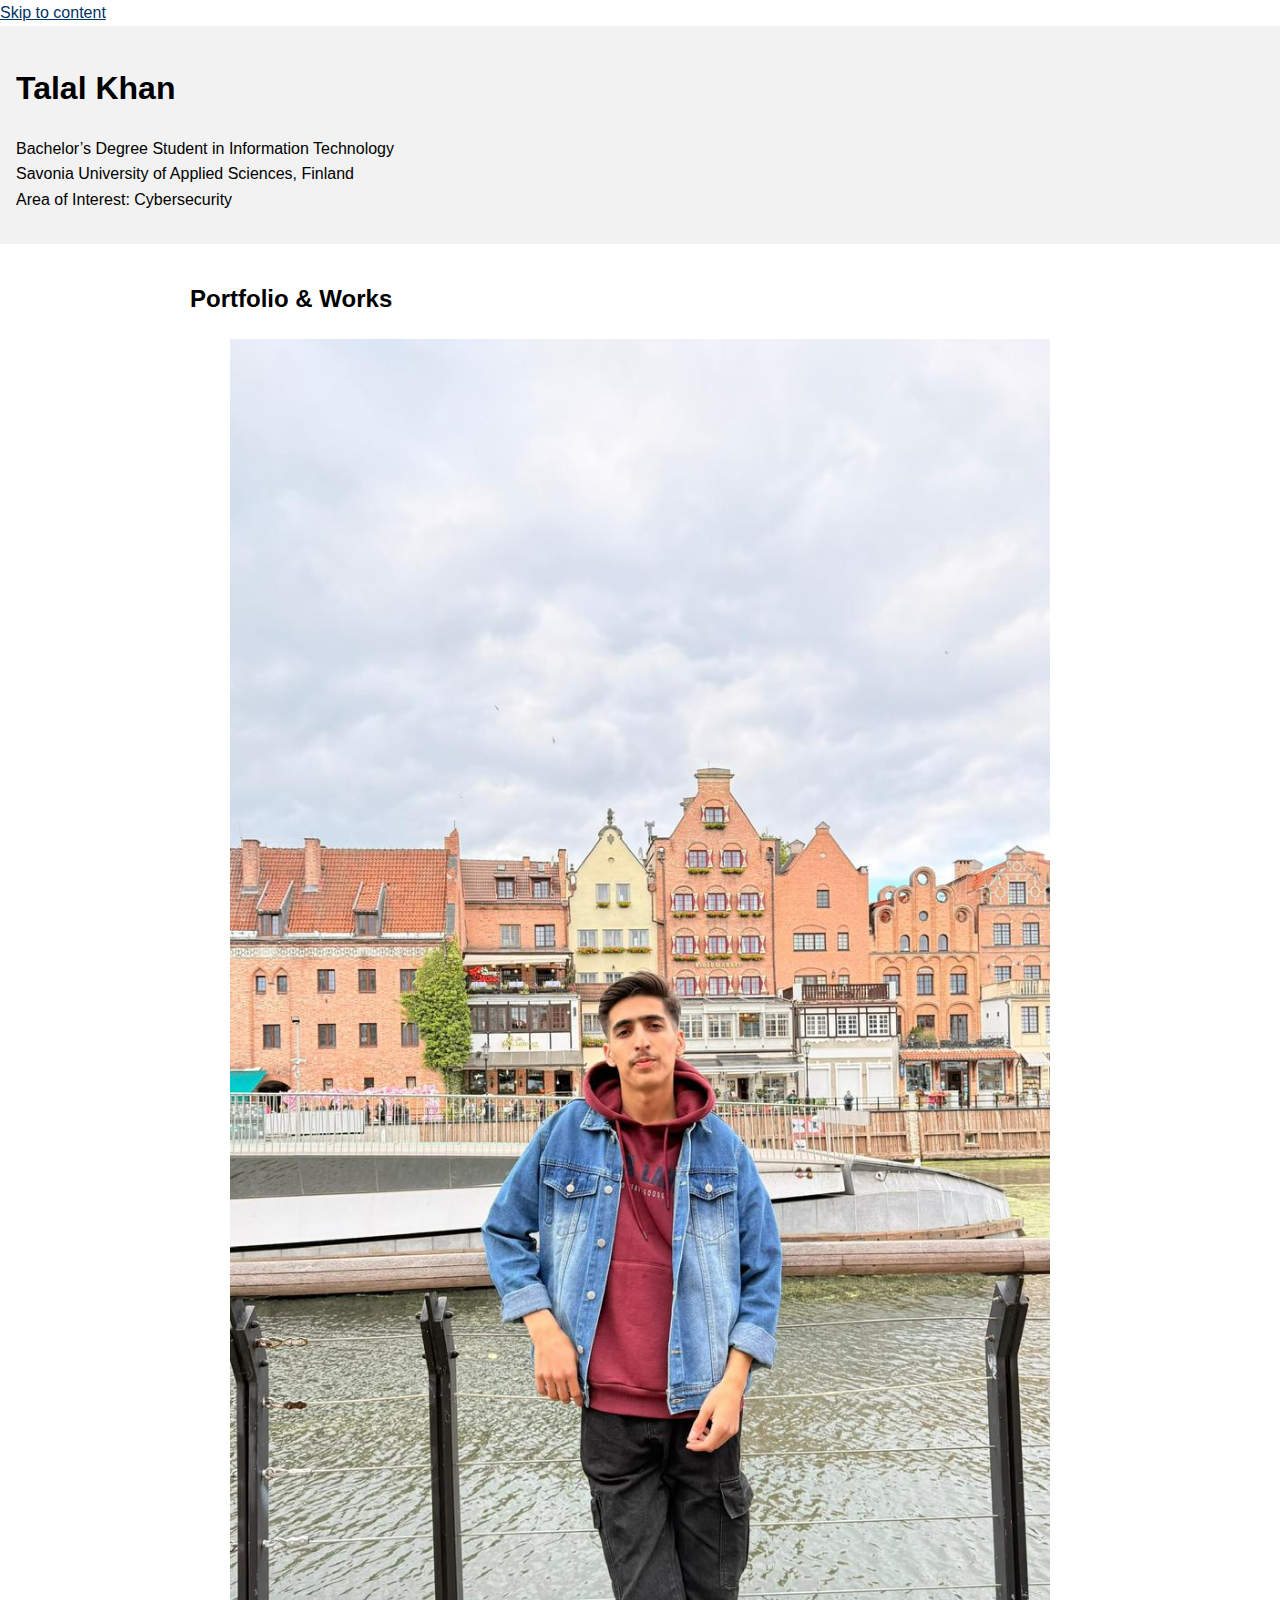
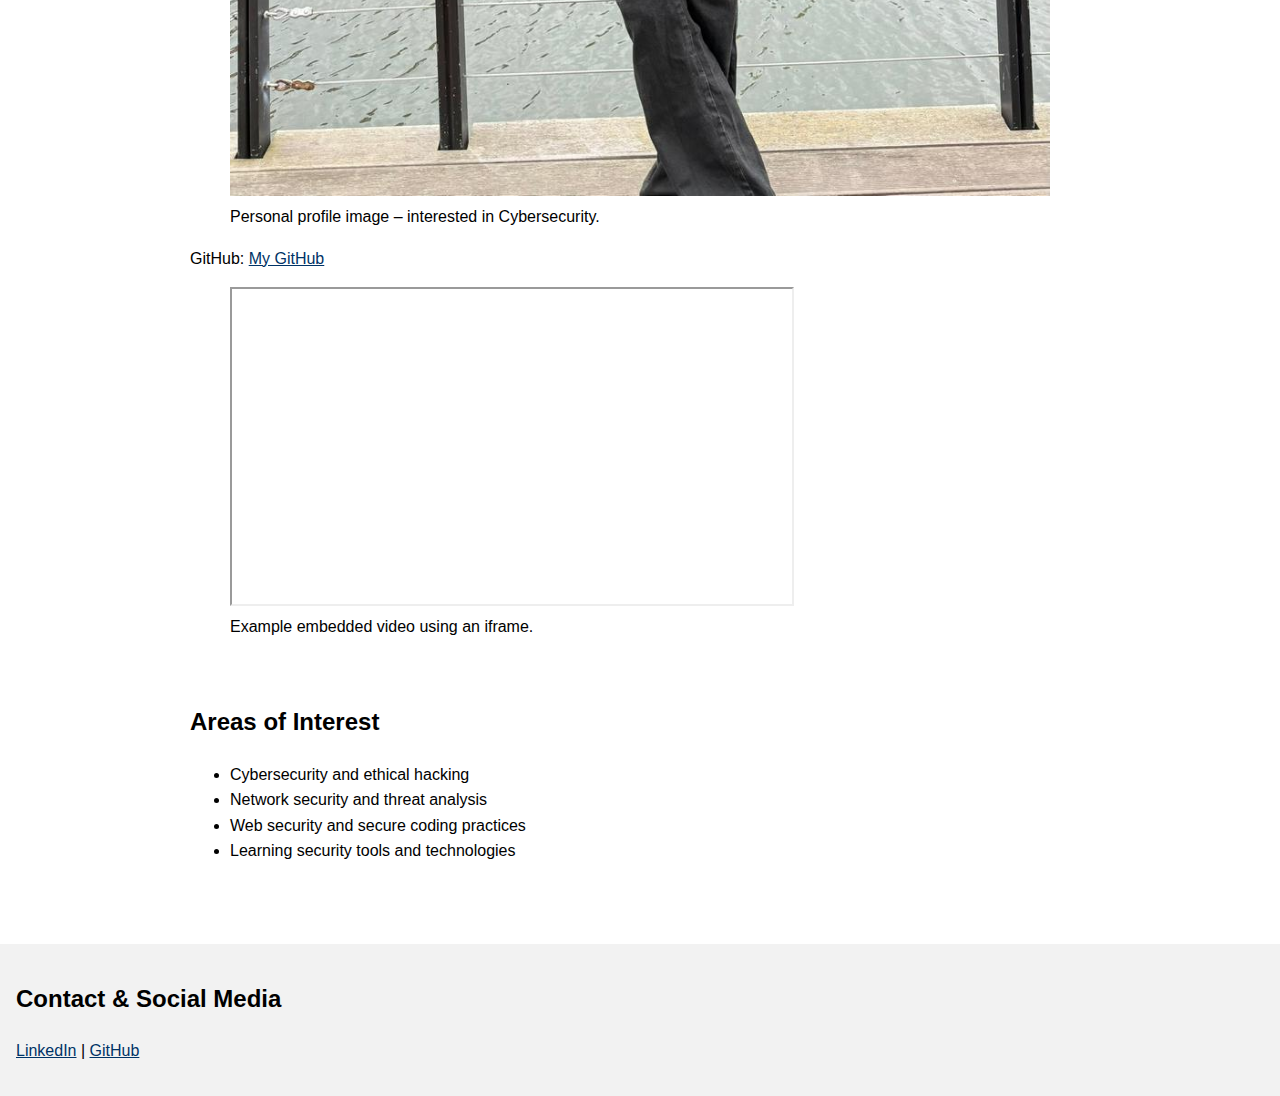
<file: L03-css-basics/index.html>
<!DOCTYPE html>
<html lang="en">
<head>
    <meta charset="UTF-8">
    <title>Talal Khan – Portfolio</title>
    <link rel="stylesheet" href="css/style.css">
</head>
<body>

    <a href="#main">Skip to content</a>

    <header>
        <h1>Talal Khan</h1>
        <p>
            Bachelor’s Degree Student in Information Technology<br>
            Savonia University of Applied Sciences, Finland<br>
            Area of Interest: Cybersecurity
        </p>
    </header>

    <main id="main">

        <section>
            <h2>Portfolio & Works</h2>

            <figure>
                <img src="project1.jpeg"
                     alt="Talal Khan standing outdoors near a river with historic buildings in the background">

                <figcaption>
                    Personal profile image – interested in Cybersecurity.
                </figcaption>
            </figure>

            <p>
                GitHub:
                <a href="https://github.com/talalkhanlive-cmd">My GitHub</a>
            </p>

            <figure>
                <iframe
                    width="560"
                    height="315"
                    src="https://www.youtube.com/embed/dQw4w9WgXcQ"
                    title="Embedded video example"
                    allowfullscreen>
                </iframe>
                <figcaption>
                    Example embedded video using an iframe.
                </figcaption>
            </figure>
        </section>

        <section>
            <h2>Areas of Interest</h2>
            <ul>
                <li>Cybersecurity and ethical hacking</li>
                <li>Network security and threat analysis</li>
                <li>Web security and secure coding practices</li>
                <li>Learning security tools and technologies</li>
            </ul>
        </section>

    </main>

    <footer>
        <h2>Contact & Social Media</h2>
        <p>
            <a href="https://www.linkedin.com/">LinkedIn</a> |
            <a href="https://github.com/talalkhanlive-cmd">GitHub</a>
        </p>
    </footer>

</body>
</html>
</file>
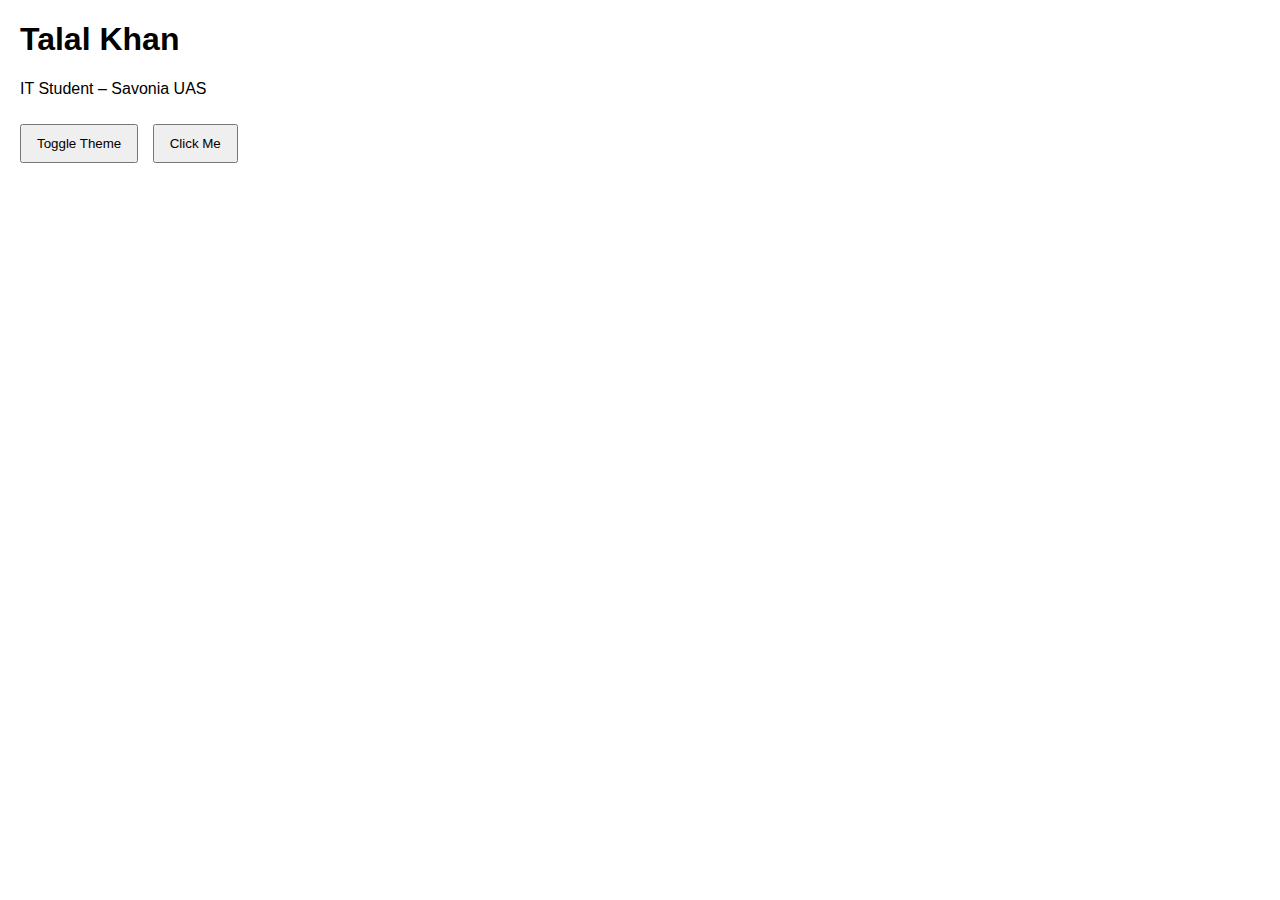
<file: Lecture-04-responsive/index.html>
<!DOCTYPE html>
<html lang="en">
<head>
    <meta charset="UTF-8">
    <title>Talal Khan – Portfolio</title>
    <link rel="stylesheet" href="style.css">
</head>
<body>

<header>
    <h1>Talal Khan</h1>
    <p>IT Student – Savonia UAS</p>
</header>

<main>
    <button id="themeBtn">Toggle Theme</button>
    <button id="clickBtn">Click Me</button>
</main>

<script src="script.js"></script>
</body>
</html>
</file>
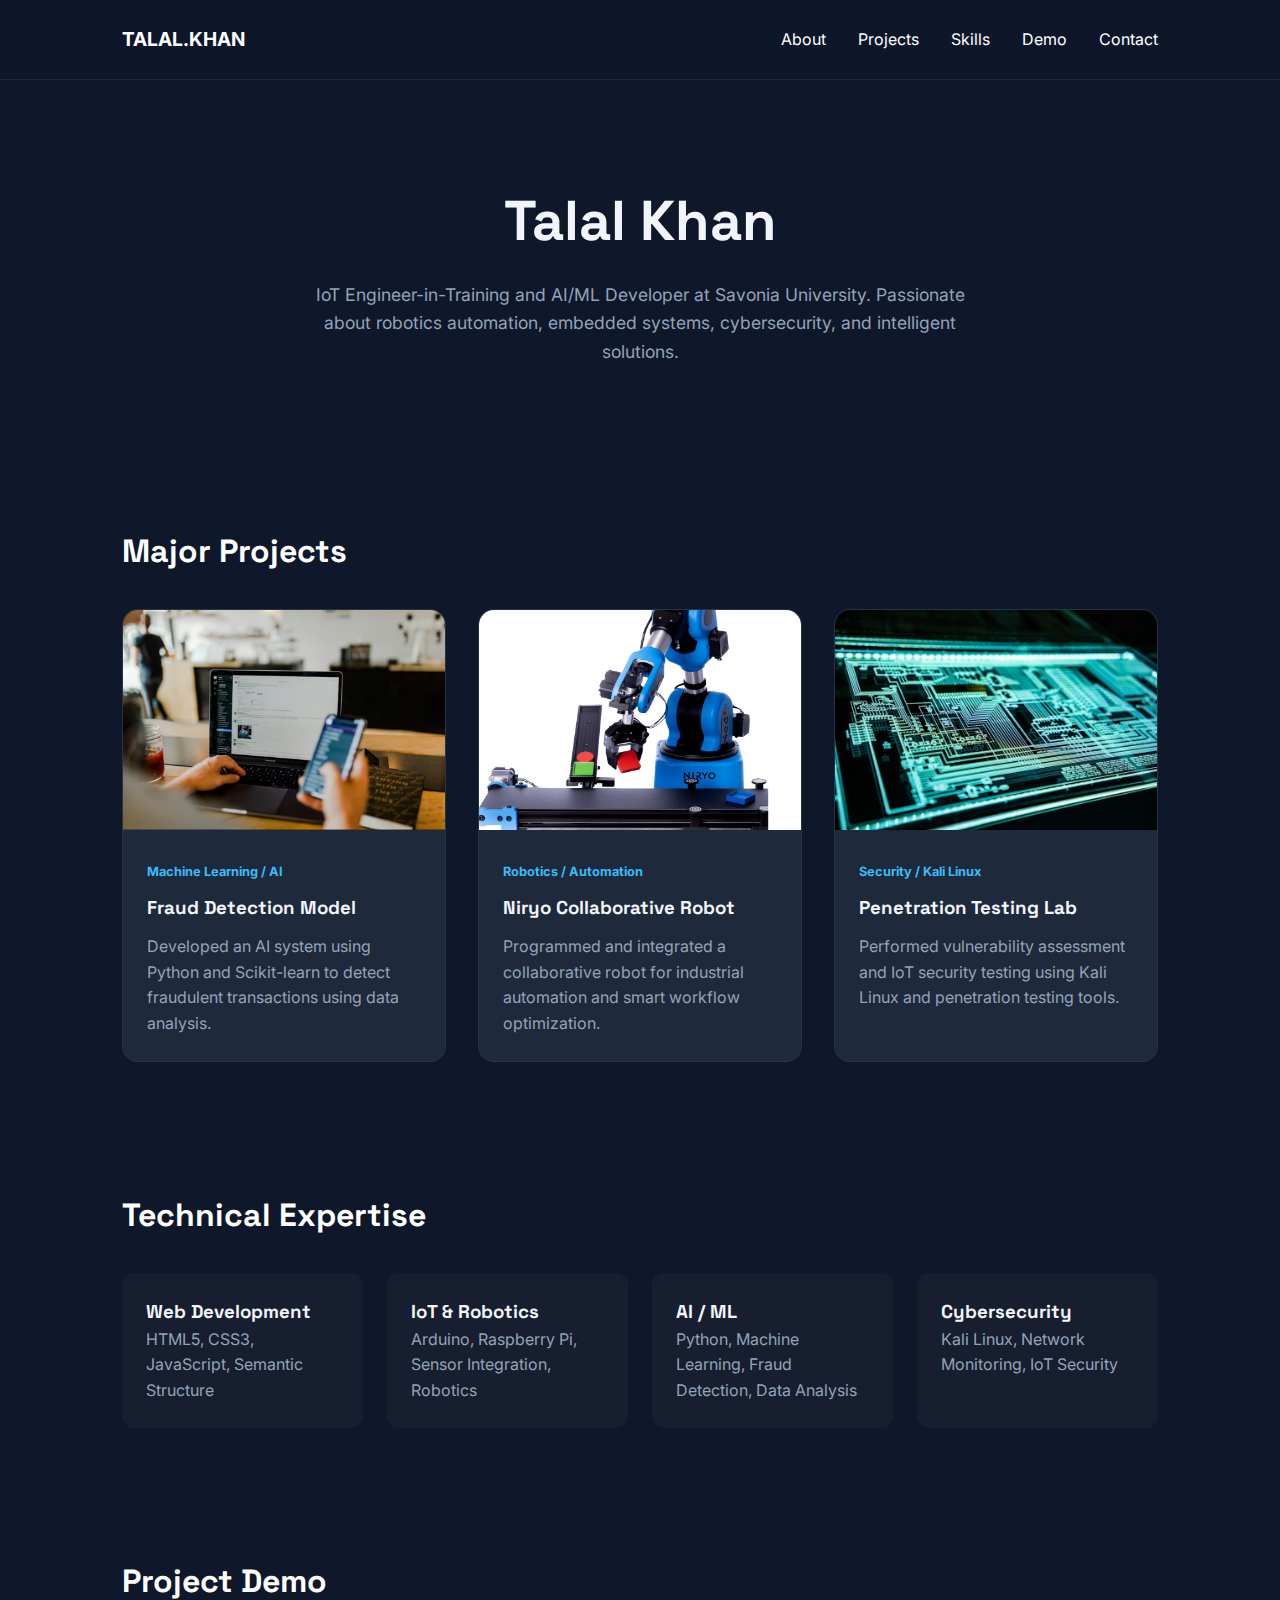
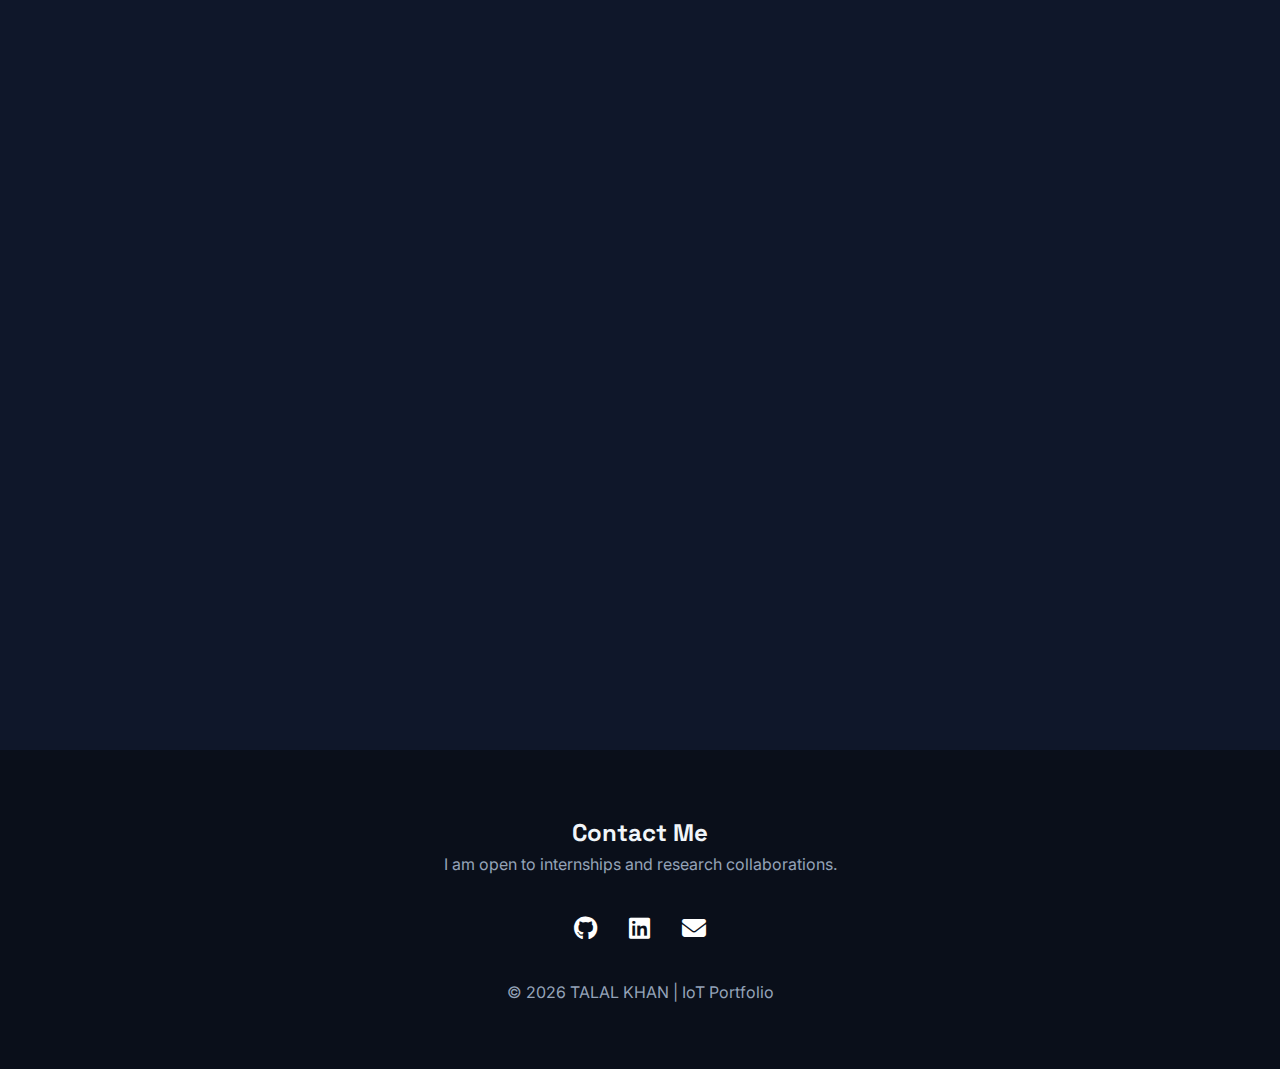
<file: profilo/index.html>
<!doctype html>
<html lang="en">
<head>
  <meta charset="utf-8">
  <meta name="viewport" content="width=device-width, initial-scale=1">
  <title>TALAL KHAN | IoT & AI Developer</title>

  <link href="https://fonts.googleapis.com/css2?family=Space+Grotesk:wght@300;500;700&family=Inter:wght@400;600&display=swap" rel="stylesheet">
  <link rel="stylesheet" href="https://cdnjs.cloudflare.com/ajax/libs/font-awesome/6.4.0/css/all.min.css">

  <style>
    :root {
      --bg-dark: #0f172a;
      --bg-card: #1e293b;
      --accent: #38bdf8;
      --accent-2: #818cf8;
      --text-bright: #f1f5f9;
      --text-dim: #94a3b8;
      --finnish-blue: #003580;
    }

    * {
      box-sizing: border-box;
      margin: 0;
      padding: 0;
    }

    body {
      font-family: 'Inter', sans-serif;
      background-color: var(--bg-dark);
      color: var(--text-dim);
      line-height: 1.6;
    }

    h1, h2, h3 {
      color: var(--text-bright);
      font-family: 'Space Grotesk', sans-serif;
    }

    .container {
      max-width: 1100px;
      margin: auto;
      padding: 0 2rem;
    }

    nav {
      padding: 1.5rem 0;
      background: rgba(15, 23, 42, 0.95);
      border-bottom: 1px solid rgba(255,255,255,0.08);
    }

    .nav-content {
      display: flex;
      justify-content: space-between;
      align-items: center;
    }

    .nav-logo {
      color: white;
      font-weight: bold;
      font-size: 1.2rem;
    }

    .nav-links {
      display: flex;
      list-style: none;
      gap: 2rem;
    }

    .nav-links a {
      color: white;
      text-decoration: none;
    }

    .hero {
      text-align: center;
      padding: 6rem 0;
    }

    .hero h1 {
      font-size: 3.5rem;
      margin-bottom: 1rem;
    }

    .hero p {
      max-width: 700px;
      margin: auto;
      font-size: 1.1rem;
    }

    section {
      padding: 4rem 0;
    }

    .section-title {
      font-size: 2rem;
      margin-bottom: 2rem;
      color: white;
    }

    .grid {
      display: grid;
      grid-template-columns: repeat(auto-fit, minmax(320px, 1fr));
      gap: 2rem;
    }

    .card {
      background: var(--bg-card);
      border-radius: 16px;
      overflow: hidden;
      border: 1px solid rgba(255,255,255,0.05);
    }

    .card-img {
      width: 100%;
      height: 220px;
      object-fit: cover;
    }

    .card-body {
      padding: 1.5rem;
    }

    .tag {
      color: var(--accent);
      font-size: 0.8rem;
      font-weight: bold;
    }

    .card-body h3 {
      margin: 0.7rem 0;
    }

    .skills-box {
      display: grid;
      grid-template-columns: repeat(auto-fit, minmax(220px, 1fr));
      gap: 1.5rem;
    }

    .skill-category {
      background: rgba(255,255,255,0.03);
      padding: 1.5rem;
      border-radius: 12px;
    }

    .video-box {
      position: relative;
      padding-bottom: 56.25%;
      height: 0;
      overflow: hidden;
      border-radius: 16px;
    }

    .video-box iframe {
      position: absolute;
      width: 100%;
      height: 100%;
      left: 0;
      top: 0;
      border: 0;
    }

    footer {
      text-align: center;
      padding: 4rem 0;
      background: #0a0f1a;
      margin-top: 4rem;
    }

    .social-links {
      display: flex;
      justify-content: center;
      gap: 2rem;
      margin: 2rem 0;
    }

    .social-links a {
      color: white;
      font-size: 1.5rem;
    }
  </style>
</head>
<body>

  <nav>
    <div class="container nav-content">
      <div class="nav-logo">TALAL.KHAN</div>

      <ul class="nav-links">
        <li><a href="#about">About</a></li>
        <li><a href="#projects">Projects</a></li>
        <li><a href="#skills">Skills</a></li>
        <li><a href="#demo">Demo</a></li>
        <li><a href="#contact">Contact</a></li>
      </ul>
    </div>
  </nav>

  <header class="hero" id="about">
    <div class="container">
      <h1>Talal Khan</h1>
      <p>
        IoT Engineer-in-Training and AI/ML Developer at Savonia University.
        Passionate about robotics automation, embedded systems,
        cybersecurity, and intelligent solutions.
      </p>
    </div>
  </header>

  <main class="container">

    <section id="projects">
      <h2 class="section-title">Major Projects</h2>

      <div class="grid">

        <article class="card">
          <img src="Screenshot 2026-04-19 033013.png" alt="AI Interface" class="card-img">
          <div class="card-body">
            <div class="tag">Machine Learning / AI</div>
            <h3>Fraud Detection Model</h3>
            <p>
              Developed an AI system using Python and Scikit-learn
              to detect fraudulent transactions using data analysis.
            </p>
          </div>
        </article>

        <article class="card">
          <img src="Screenshot 2026-04-19 033033.png" alt="Robotic Arm" class="card-img">
          <div class="card-body">
            <div class="tag">Robotics / Automation</div>
            <h3>Niryo Collaborative Robot</h3>
            <p>
              Programmed and integrated a collaborative robot
              for industrial automation and smart workflow optimization.
            </p>
          </div>
        </article>

        <article class="card">
          <img src="Screenshot 2026-04-19 033046.png" alt="Cybersecurity" class="card-img">
          <div class="card-body">
            <div class="tag">Security / Kali Linux</div>
            <h3>Penetration Testing Lab</h3>
            <p>
              Performed vulnerability assessment and IoT security testing
              using Kali Linux and penetration testing tools.
            </p>
          </div>
        </article>

      </div>
    </section>

    <section id="skills">
      <h2 class="section-title">Technical Expertise</h2>

      <div class="skills-box">

        <div class="skill-category">
          <h3>Web Development</h3>
          <p>HTML5, CSS3, JavaScript, Semantic Structure</p>
        </div>

        <div class="skill-category">
          <h3>IoT & Robotics</h3>
          <p>Arduino, Raspberry Pi, Sensor Integration, Robotics</p>
        </div>

        <div class="skill-category">
          <h3>AI / ML</h3>
          <p>Python, Machine Learning, Fraud Detection, Data Analysis</p>
        </div>

        <div class="skill-category">
          <h3>Cybersecurity</h3>
          <p>Kali Linux, Network Monitoring, IoT Security</p>
        </div>

      </div>
    </section>

    <section id="demo">
      <h2 class="section-title">Project Demo</h2>

      <div class="video-box">
        <iframe
          src="https://www.youtube.com/embed/ordeAlHF5Qg"
          title="Project Demo"
          allowfullscreen>
        </iframe>
      </div>
    </section>

  </main>

  <footer id="contact">
    <div class="container">
      <h2>Contact Me</h2>
      <p>I am open to internships and research collaborations.</p>

      <div class="social-links">
        <a href="https://github.com/talalkhanlive">
          <i class="fab fa-github"></i>
        </a>

        <a href="https://www.linkedin.com/in/talal-khan-a11b80327">
          <i class="fab fa-linkedin"></i>
        </a>

        <a href="mailto:talalkhan3310@gmail.com">
          <i class="fas fa-envelope"></i>
        </a>
      </div>

      <p>
        © 2026 TALAL KHAN | IoT Portfolio
      </p>
    </div>
  </footer>

</body>
</html>
</file>
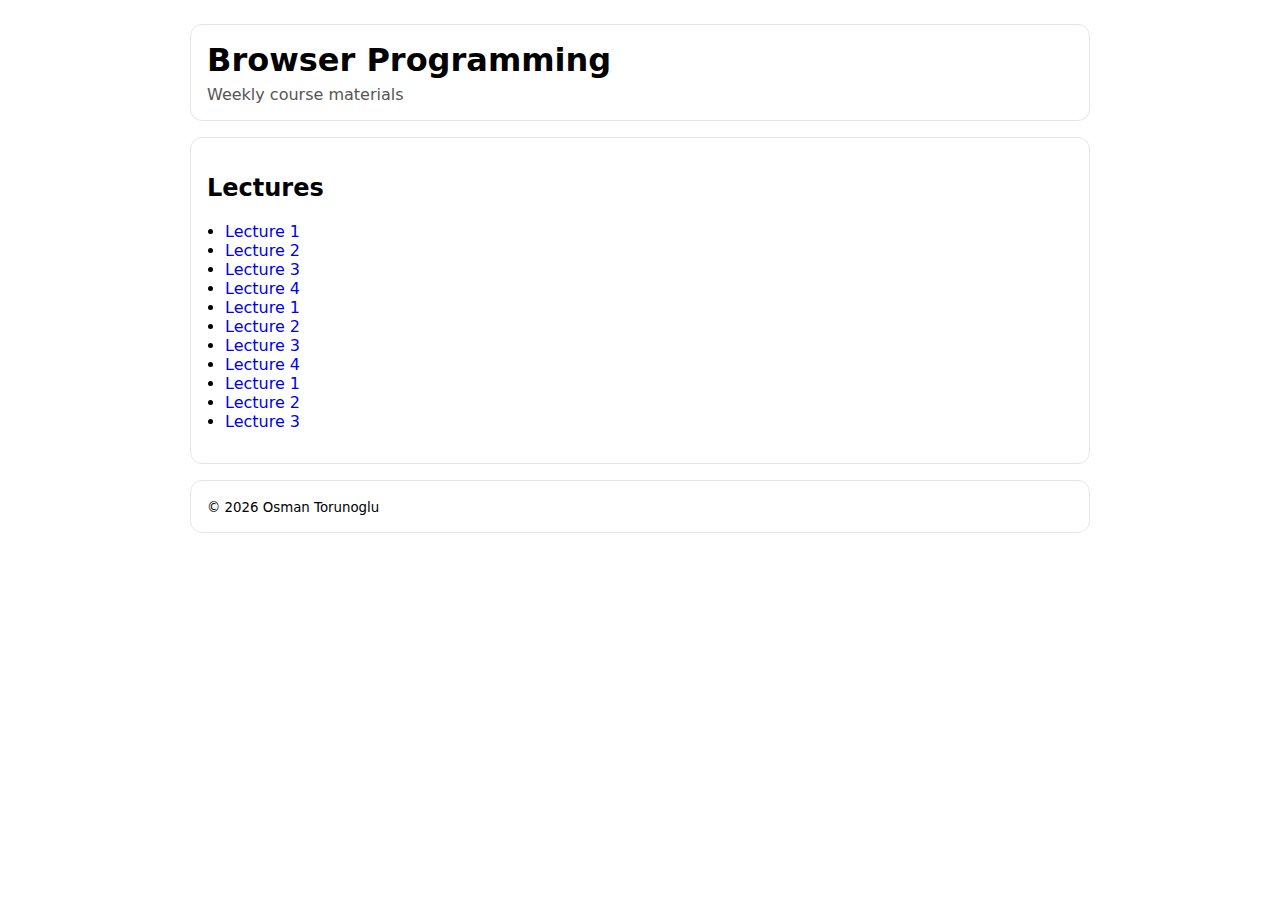
<file: semsester.project/index.html>
<!doctype html>
<html lang="en">
<head>
  <meta charset="utf-8" />
  <meta name="viewport" content="width=device-width, initial-scale=1" />
  <title>Browser Programming — Weekly Materials</title>
  <style>
    body { margin: 0; font-family: system-ui, -apple-system, Segoe UI, Roboto, Arial, sans-serif; }
    .container { max-width: 900px; margin: 0 auto; padding: 24px; }
    header, main, footer { border: 1px solid #e6e6e6; border-radius: 12px; padding: 16px; margin-bottom: 16px; }
    ul { padding-left: 18px; }
    a { text-decoration: none; }
    a:hover { text-decoration: underline; }
  </style>
</head>
<body>
  <div class="container">
    <header>
      <h1 style="margin:0;">Browser Programming</h1>
      <p style="margin:6px 0 0; color:#555;">Weekly course materials</p>
    </header>

    <main>
      <h2>Lectures</h2>
      <ul>
        <li><a href="./lecture-01-GitHub-basics/">Lecture 1</a></li>
        <li><a href="./lecture-02-semantic-html/">Lecture 2</a></li>
        <li><a href="./lecture-03-css-basics/">Lecture 3</a></li>
        <li><a href="./lecture-04-responsive/">Lecture 4</a></li>
        <li><a href="./lecture-05-dom-data/">Lecture 1</a></li>
        <li><a href="./lecture-06-async-js/">Lecture 2</a></li>
        <li><a href="./lecture-07-data-formats-api/">Lecture 3</a></li>
        <li><a href="./lecture-08-UI-frameworks/">Lecture 4</a></li>
        <li><a href="./lecture-09-backend-basics/">Lecture 1</a></li>
        <li><a href="./lecture-10-multilayer-web/">Lecture 2</a></li>
        <li><a href="./semester-project/">Lecture 3</a></li>
        <!-- Add more weeks as you create them -->
      </ul>
    </main>

    <footer>
      <small>&copy; <span id="year"></span> Osman Torunoglu</small>
    </footer>
  </div>

  <script>
    document.getElementById("year").textContent = new Date().getFullYear();
  </script>
</body>
</html>
</file>
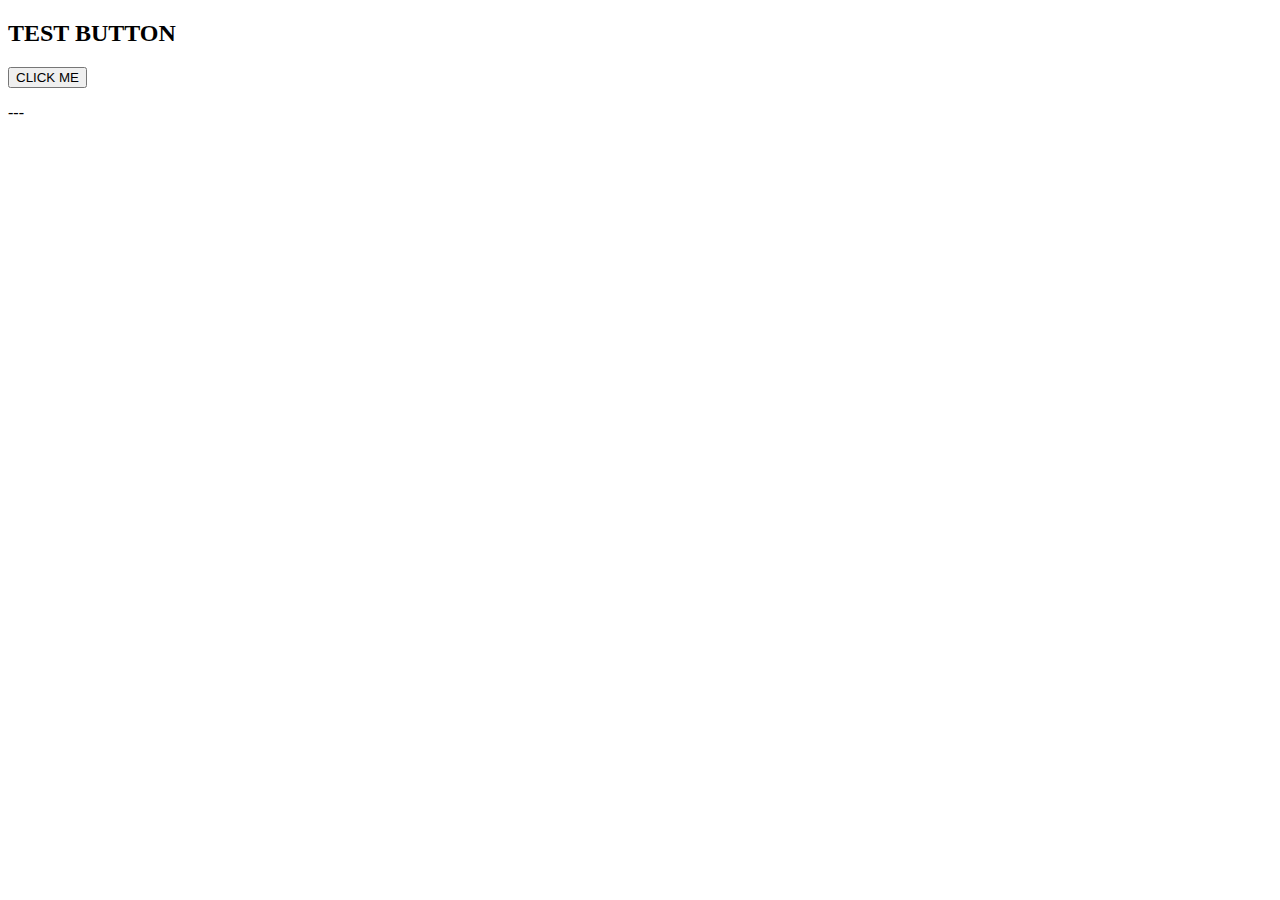
<file: L04-js-basics-in-class/exercise.html>
<!DOCTYPE html>
<html>
<head>
  <meta charset="UTF-8">
  <title>JS Test</title>
</head>
<body>

<h2>TEST BUTTON</h2>
<button id="btn">CLICK ME</button>
<p id="out">---</p>

<script>
  document.getElementById("btn").onclick = function () {
    document.getElementById("out").innerText = "✅ JAVASCRIPT WORKS";
  };
</script>

</body>
</html>
</file>
<file: L03-css-basics/css/style.css>
body {
    font-family: Arial, Helvetica, sans-serif;
    line-height: 1.6;
    margin: 0;
    padding: 0;
}

h1 { font-size: 2rem; }
h2 { font-size: 1.5rem; }

header,
footer {
    background-color: #f2f2f2;
    padding: 1rem;
}

main {
    max-width: 900px;
    margin: 0 auto;
    padding: 1rem;
}

section {
    margin-bottom: 2rem;
    padding-bottom: 1rem;
}

a { color: #003366; }
a:hover { text-decoration: underline; }

img {
    max-width: 100%;
    height: auto;
}

iframe { max-width: 100%; }

#main { scroll-margin-top: 1rem; }

.card {
    padding: 1rem;
    border: 1px solid #ccc;
}
</file>
<file: Lecture-04-responsive/style.css>
body {
    font-family: Arial, sans-serif;
    margin: 20px;
}

button {
    padding: 10px 15px;
    margin: 10px 10px 20px 0;
    cursor: pointer;
}

/* Dark mode */
body.dark {
    background-color: #121212;
    color: white;
}
</file>
